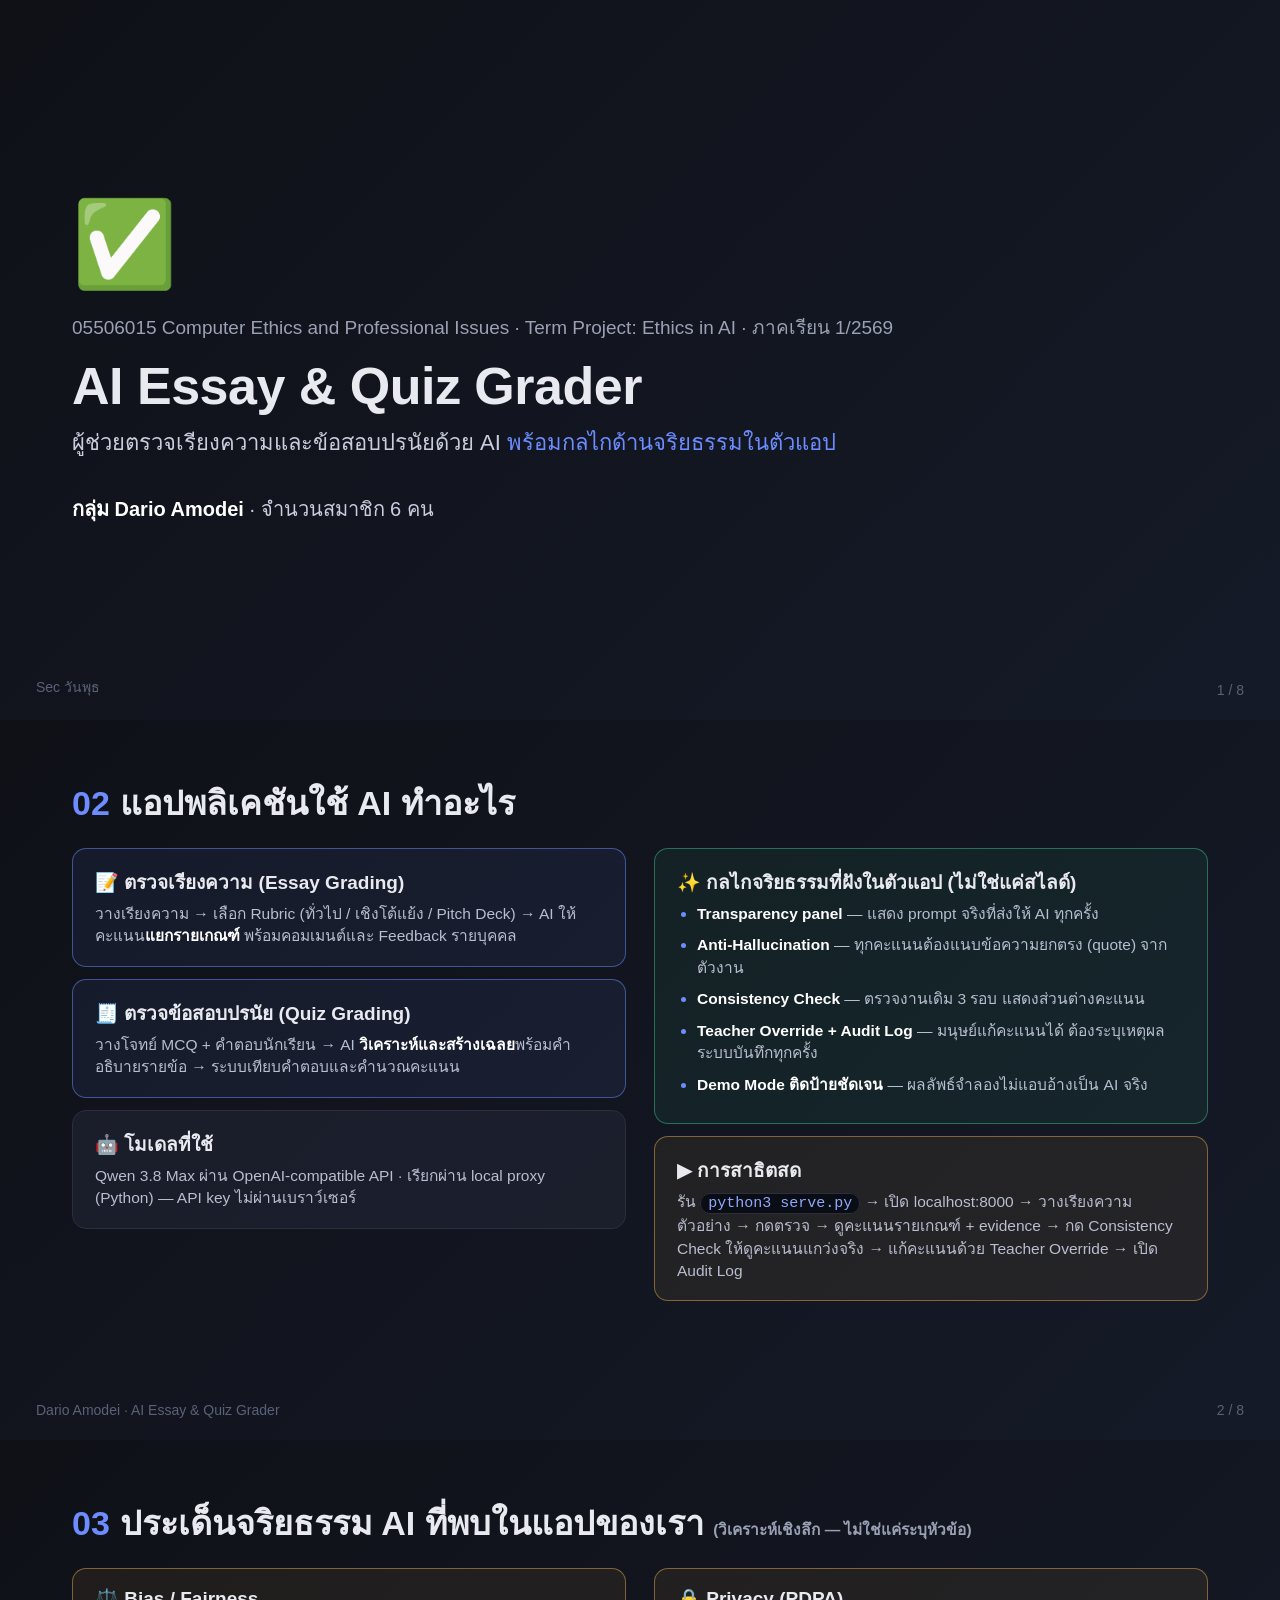
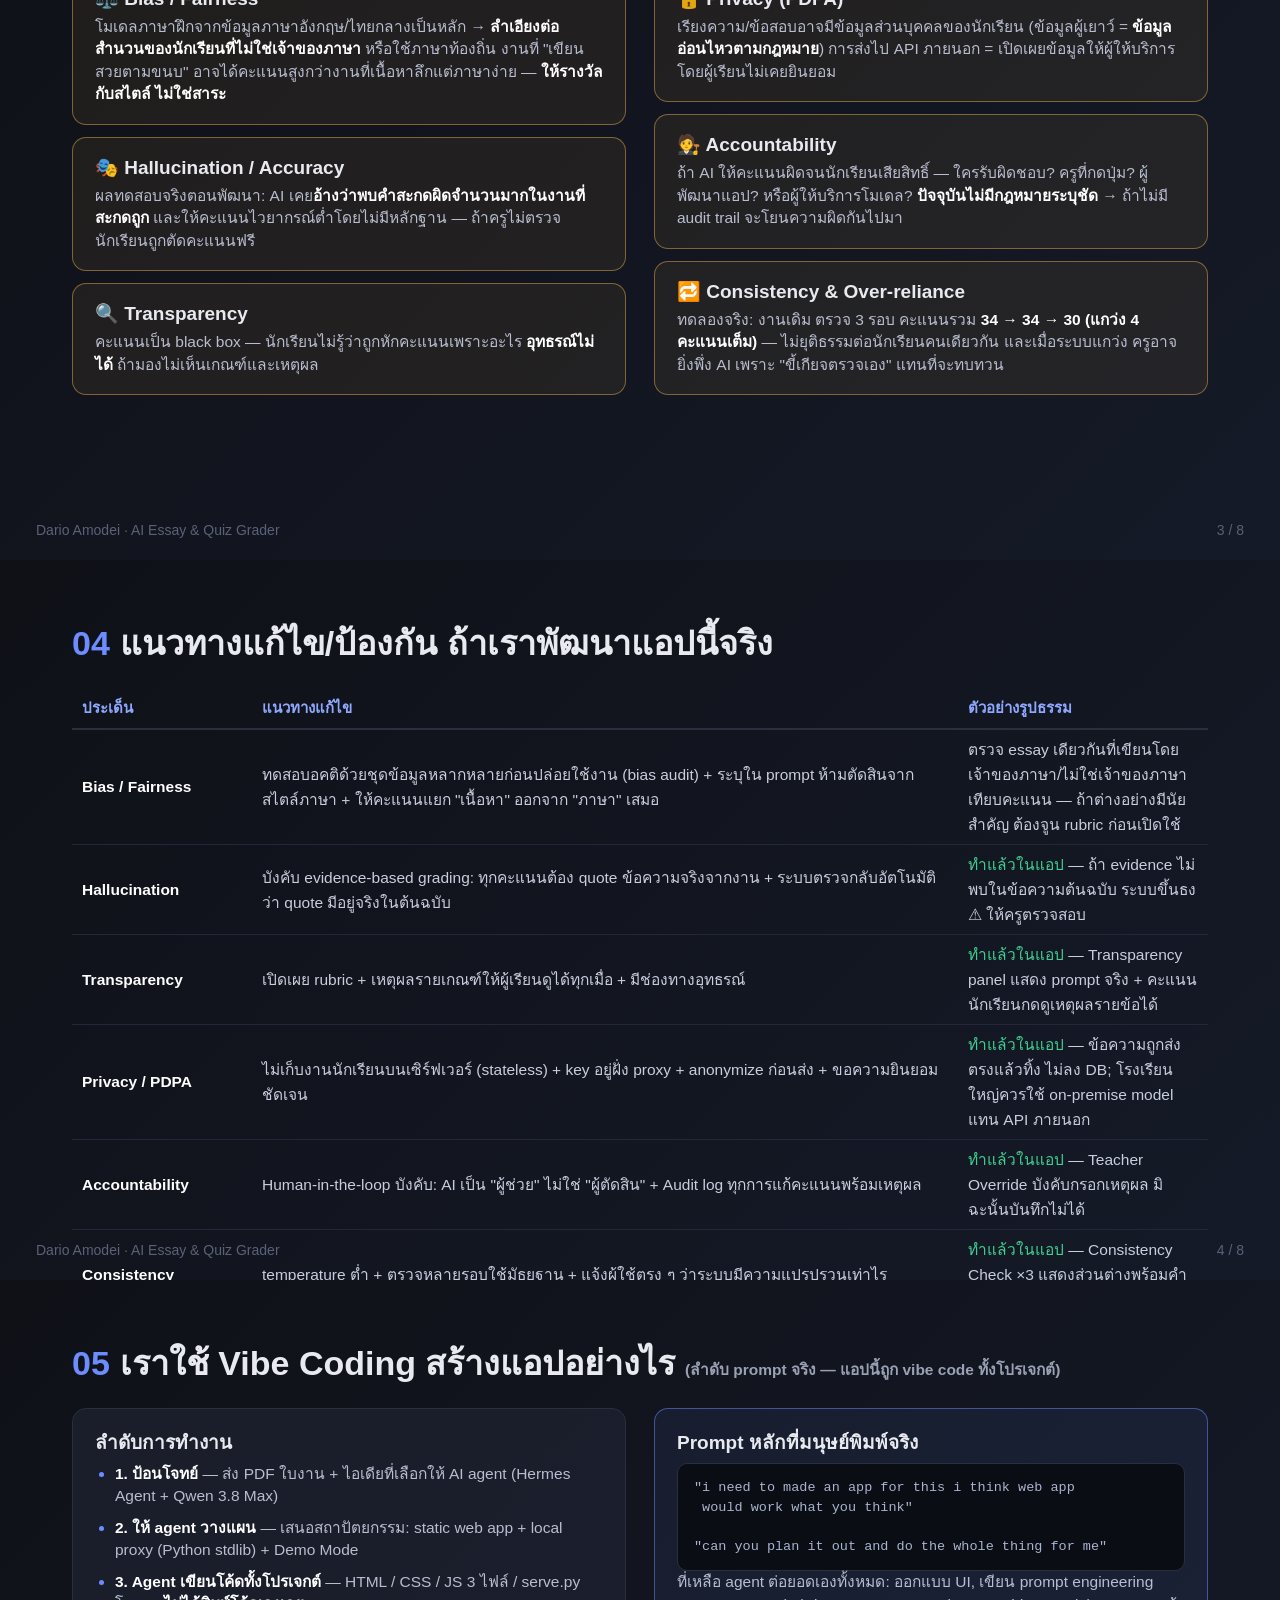
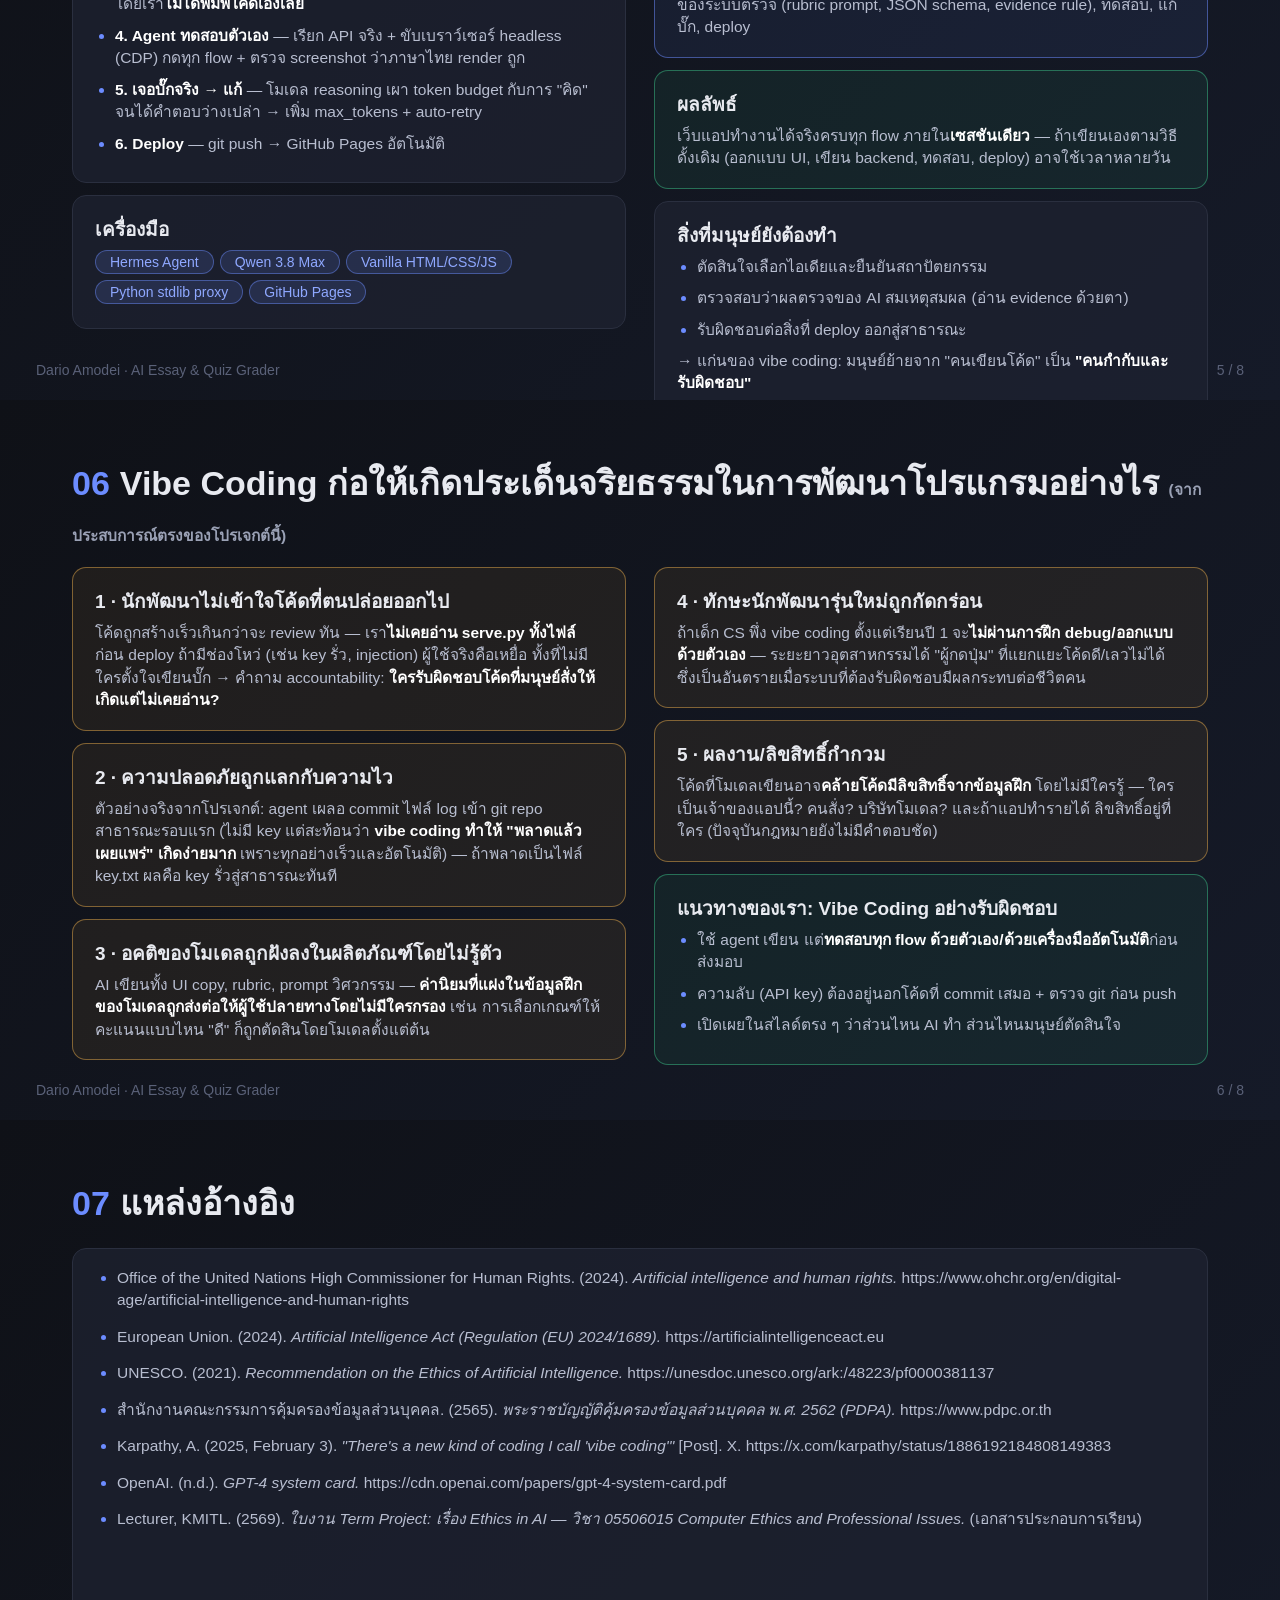
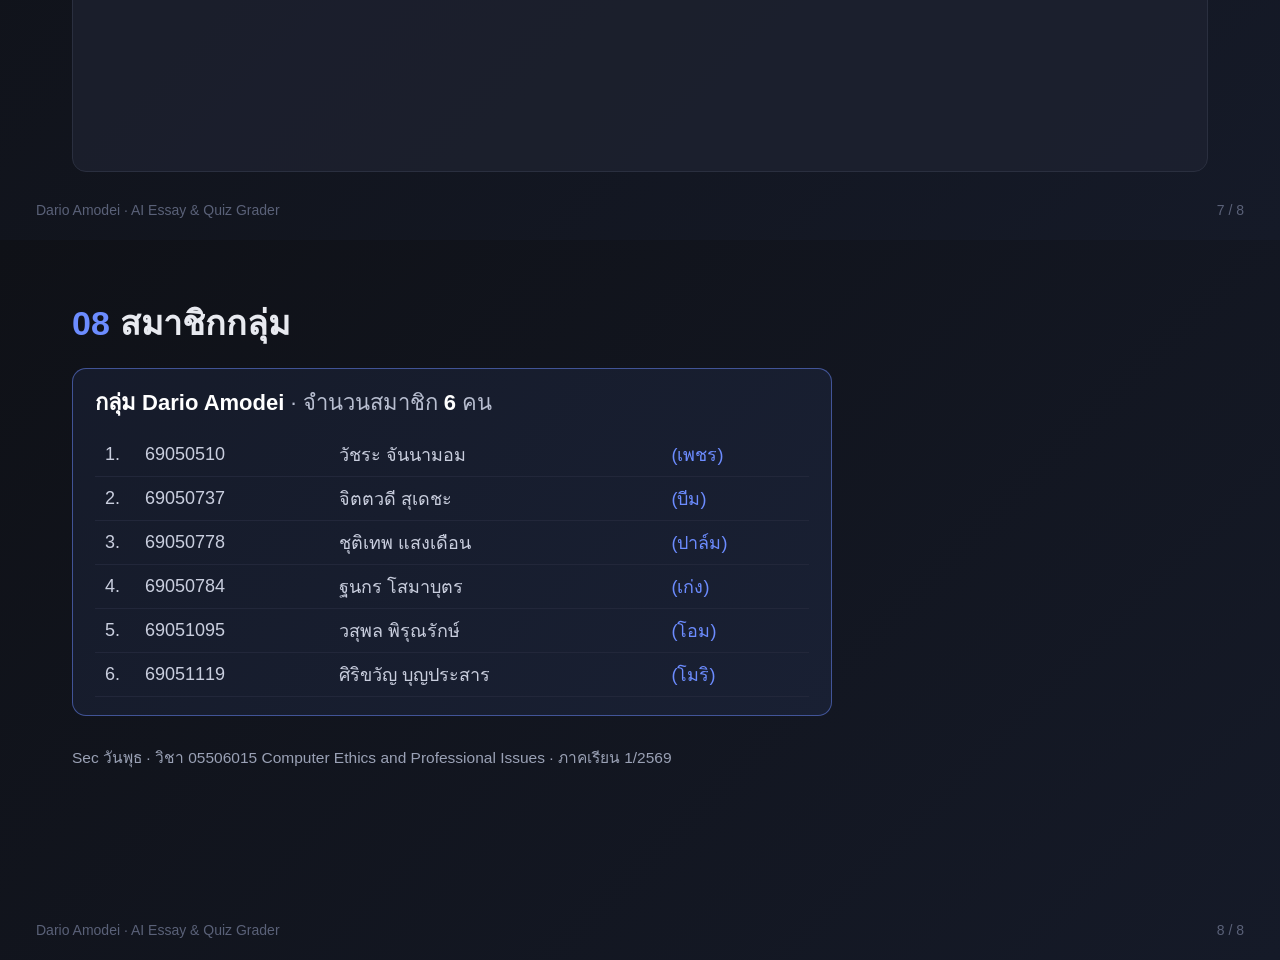
<file: slides/DarioAmodei-EthicsInAI-Wed.html>
<!DOCTYPE html>
<html lang="th">
<head>
<meta charset="UTF-8">
<title>DarioAmodei-EthicsInAI-Wed</title>
<style>
@font-face { font-family: 'Kanit'; src: url('file:///Users/tonplamm/Library/Fonts/Kanit-Regular.ttf'); font-weight: 400; }
@font-face { font-family: 'Kanit'; src: url('file:///Users/tonplamm/Library/Fonts/Kanit-Medium.ttf'); font-weight: 500; }
@font-face { font-family: 'Kanit'; src: url('file:///Users/tonplamm/Library/Fonts/Kanit-SemiBold.ttf'); font-weight: 600; }
@font-face { font-family: 'Kanit'; src: url('file:///Users/tonplamm/Library/Fonts/Kanit-Bold.ttf'); font-weight: 700; }

* { margin: 0; padding: 0; box-sizing: border-box; }
html, body { background: #0f1117; }
body { font-family: 'Kanit', 'Noto Sans Thai', sans-serif; color: #e8eaf0; }

@page { size: 1280px 720px; margin: 0; }
@media print {
  html, body { background: #0f1117; -webkit-print-color-adjust: exact; print-color-adjust: exact; }
  .slide { page-break-after: always; break-after: page; }
}

.slide {
  width: 1280px; height: 720px;
  page-break-after: always; position: relative; overflow: hidden;
  background: linear-gradient(135deg, #0f1117 0%, #151a28 100%);
  padding: 56px 72px; display: flex; flex-direction: column;
}
.slide:last-child { page-break-after: auto; }

.pagenum { position: absolute; bottom: 22px; right: 36px; color: #5a6178; font-size: 14px; }
.brandtag { position: absolute; bottom: 22px; left: 36px; color: #5a6178; font-size: 14px; }

.accent { color: #6c8cff; }
.green { color: #3ecf8e; }
.amber { color: #f5b74e; }

h1 { font-size: 52px; font-weight: 700; letter-spacing: -0.5px; }
h2 { font-size: 34px; font-weight: 600; margin-bottom: 18px; }
h2 .num { color: #6c8cff; font-weight: 700; margin-right: 10px; }
p, li { font-size: 19px; line-height: 1.55; color: #c9cede; }
.small { font-size: 15.5px; line-height: 1.5; color: #9aa1b5; }

ul { padding-left: 26px; }
li { margin-bottom: 9px; }
li::marker { color: #6c8cff; }
b, strong { color: #fff; font-weight: 600; }

.cols { display: flex; gap: 28px; flex: 1; min-height: 0; }
.col { flex: 1; min-width: 0; }

.card {
  background: rgba(30,34,48,.75); border: 1px solid #2a2f3f;
  border-radius: 14px; padding: 18px 22px; margin-bottom: 12px;
}
.card h3 { font-size: 19px; font-weight: 600; margin-bottom: 6px; }
.card p, .card li { font-size: 15.5px; line-height: 1.45; color: #b8bed0; }
.card.hl { border-color: rgba(108,140,255,.5); background: rgba(108,140,255,.08); }
.card.warn { border-color: rgba(245,183,78,.45); background: rgba(245,183,78,.07); }
.card.good { border-color: rgba(62,207,142,.45); background: rgba(62,207,142,.07); }

.pill { display: inline-block; background: rgba(108,140,255,.15); border: 1px solid rgba(108,140,255,.45); color: #8fa8ff; border-radius: 999px; padding: 3px 14px; font-size: 14px; font-weight: 500; margin: 0 6px 6px 0; }

code, pre {
  font-family: 'SF Mono', Menlo, monospace; font-size: 13.5px;
  background: #0b0d14; border: 1px solid #2a2f3f; border-radius: 10px;
}
pre { padding: 14px 16px; color: #a8b3cf; white-space: pre-wrap; line-height: 1.45; }
code { padding: 1px 7px; color: #8fa8ff; font-size: 15px; }

table { width: 100%; border-collapse: collapse; font-size: 15.5px; }
th { text-align: left; color: #8fa8ff; font-weight: 600; padding: 8px 10px; border-bottom: 2px solid #2a2f3f; font-size: 15px; }
td { padding: 7px 10px; border-bottom: 1px solid #22273a; color: #c9cede; }

/* cover */
.cover { justify-content: center; align-items: flex-start; }
.cover .course { font-size: 19px; color: #9aa1b5; margin-bottom: 14px; }
.cover .logo { font-size: 84px; margin-bottom: 18px; }
.cover .members { margin-top: 34px; }

.footer-note { position: absolute; bottom: 52px; left: 72px; right: 72px; }
</style>
</head>
<body>

<!-- ═════════ SLIDE 1 — COVER ═════════ -->
<div class="slide cover">
  <div class="logo">✅</div>
  <div class="course">05506015 Computer Ethics and Professional Issues · Term Project: Ethics in AI · ภาคเรียน 1/2569</div>
  <h1>AI Essay &amp; Quiz Grader</h1>
  <p style="font-size:22px;margin-top:10px">ผู้ช่วยตรวจเรียงความและข้อสอบปรนัยด้วย AI <span class="accent">พร้อมกลไกด้านจริยธรรมในตัวแอป</span></p>
  <div class="members">
    <p style="font-size:20px"><b>กลุ่ม Dario Amodei</b> · จำนวนสมาชิก 6 คน</p>
  </div>
  <div class="brandtag">Sec วันพุธ</div>
  <div class="pagenum">1 / 8</div>
</div>

<!-- ═════════ SLIDE 2 — WHAT THE AI DOES ═════════ -->
<div class="slide">
  <h2><span class="num">02</span>แอปพลิเคชันใช้ AI ทำอะไร</h2>
  <div class="cols">
    <div class="col">
      <div class="card hl">
        <h3>📝 ตรวจเรียงความ (Essay Grading)</h3>
        <p>วางเรียงความ → เลือก Rubric (ทั่วไป / เชิงโต้แย้ง / Pitch Deck) → AI ให้คะแนน<b>แยกรายเกณฑ์</b> พร้อมคอมเมนต์และ Feedback รายบุคคล</p>
      </div>
      <div class="card hl">
        <h3>🧾 ตรวจข้อสอบปรนัย (Quiz Grading)</h3>
        <p>วางโจทย์ MCQ + คำตอบนักเรียน → AI <b>วิเคราะห์และสร้างเฉลย</b>พร้อมคำอธิบายรายข้อ → ระบบเทียบคำตอบและคำนวณคะแนน</p>
      </div>
      <div class="card">
        <h3>🤖 โมเดลที่ใช้</h3>
        <p>Qwen 3.8 Max ผ่าน OpenAI-compatible API · เรียกผ่าน local proxy (Python) — API key ไม่ผ่านเบราว์เซอร์</p>
      </div>
    </div>
    <div class="col">
      <div class="card good">
        <h3>✨ กลไกจริยธรรมที่ฝังในตัวแอป (ไม่ใช่แค่สไลด์)</h3>
        <ul style="padding-left:20px">
          <li><b>Transparency panel</b> — แสดง prompt จริงที่ส่งให้ AI ทุกครั้ง</li>
          <li><b>Anti-Hallucination</b> — ทุกคะแนนต้องแนบข้อความยกตรง (quote) จากตัวงาน</li>
          <li><b>Consistency Check</b> — ตรวจงานเดิม 3 รอบ แสดงส่วนต่างคะแนน</li>
          <li><b>Teacher Override + Audit Log</b> — มนุษย์แก้คะแนนได้ ต้องระบุเหตุผล ระบบบันทึกทุกครั้ง</li>
          <li><b>Demo Mode ติดป้ายชัดเจน</b> — ผลลัพธ์จำลองไม่แอบอ้างเป็น AI จริง</li>
        </ul>
      </div>
      <div class="card warn">
        <h3>▶ การสาธิตสด</h3>
        <p>รัน <code>python3 serve.py</code> → เปิด localhost:8000 → วางเรียงความตัวอย่าง → กดตรวจ → ดูคะแนนรายเกณฑ์ + evidence → กด Consistency Check ให้ดูคะแนนแกว่งจริง → แก้คะแนนด้วย Teacher Override → เปิด Audit Log</p>
      </div>
    </div>
  </div>
  <div class="brandtag">Dario Amodei · AI Essay &amp; Quiz Grader</div>
  <div class="pagenum">2 / 8</div>
</div>

<!-- ═════════ SLIDE 3 — ETHICS ISSUES FOUND ═════════ -->
<div class="slide">
  <h2><span class="num">03</span>ประเด็นจริยธรรม AI ที่พบในแอปของเรา <span class="small">(วิเคราะห์เชิงลึก — ไม่ใช่แค่ระบุหัวข้อ)</span></h2>
  <div class="cols">
    <div class="col">
      <div class="card warn">
        <h3>⚖️ Bias / Fairness</h3>
        <p>โมเดลภาษาฝึกจากข้อมูลภาษาอังกฤษ/ไทยกลางเป็นหลัก → <b>ลำเอียงต่อสำนวนของนักเรียนที่ไม่ใช่เจ้าของภาษา</b> หรือใช้ภาษาท้องถิ่น งานที่ "เขียนสวยตามขนบ" อาจได้คะแนนสูงกว่างานที่เนื้อหาลึกแต่ภาษาง่าย — <b>ให้รางวัลกับสไตล์ ไม่ใช่สาระ</b></p>
      </div>
      <div class="card warn">
        <h3>🎭 Hallucination / Accuracy</h3>
        <p>ผลทดสอบจริงตอนพัฒนา: AI เคย<b>อ้างว่าพบคำสะกดผิดจำนวนมากในงานที่สะกดถูก</b> และให้คะแนนไวยากรณ์ต่ำโดยไม่มีหลักฐาน — ถ้าครูไม่ตรวจ นักเรียนถูกตัดคะแนนฟรี</p>
      </div>
      <div class="card warn">
        <h3>🔍 Transparency</h3>
        <p>คะแนนเป็น black box — นักเรียนไม่รู้ว่าถูกหักคะแนนเพราะอะไร <b>อุทธรณ์ไม่ได้</b> ถ้ามองไม่เห็นเกณฑ์และเหตุผล</p>
      </div>
    </div>
    <div class="col">
      <div class="card warn">
        <h3>🔒 Privacy (PDPA)</h3>
        <p>เรียงความ/ข้อสอบอาจมีข้อมูลส่วนบุคคลของนักเรียน (ข้อมูลผู้เยาว์ = <b>ข้อมูลอ่อนไหวตามกฎหมาย</b>) การส่งไป API ภายนอก = เปิดเผยข้อมูลให้ผู้ให้บริการโดยผู้เรียนไม่เคยยินยอม</p>
      </div>
      <div class="card warn">
        <h3>🧑‍⚖️ Accountability</h3>
        <p>ถ้า AI ให้คะแนนผิดจนนักเรียนเสียสิทธิ์ — ใครรับผิดชอบ? ครูที่กดปุ่ม? ผู้พัฒนาแอป? หรือผู้ให้บริการโมเดล? <b>ปัจจุบันไม่มีกฎหมายระบุชัด</b> → ถ้าไม่มี audit trail จะโยนความผิดกันไปมา</p>
      </div>
      <div class="card warn">
        <h3>🔁 Consistency &amp; Over-reliance</h3>
        <p>ทดลองจริง: งานเดิม ตรวจ 3 รอบ คะแนนรวม <b>34 → 34 → 30 (แกว่ง 4 คะแนนเต็ม)</b> — ไม่ยุติธรรมต่อนักเรียนคนเดียวกัน และเมื่อระบบแกว่ง ครูอาจยิ่งพึ่ง AI เพราะ "ขี้เกียจตรวจเอง" แทนที่จะทบทวน</p>
      </div>
    </div>
  </div>
  <div class="brandtag">Dario Amodei · AI Essay &amp; Quiz Grader</div>
  <div class="pagenum">3 / 8</div>
</div>

<!-- ═════════ SLIDE 4 — MITIGATIONS ═════════ -->
<div class="slide">
  <h2><span class="num">04</span>แนวทางแก้ไข/ป้องกัน ถ้าเราพัฒนาแอปนี้จริง</h2>
  <table>
    <tr><th style="width:180px">ประเด็น</th><th>แนวทางแก้ไข</th><th style="width:250px">ตัวอย่างรูปธรรม</th></tr>
    <tr><td><b>Bias / Fairness</b></td><td>ทดสอบอคติด้วยชุดข้อมูลหลากหลายก่อนปล่อยใช้งาน (bias audit) + ระบุใน prompt ห้ามตัดสินจากสไตล์ภาษา + ให้คะแนนแยก "เนื้อหา" ออกจาก "ภาษา" เสมอ</td><td>ตรวจ essay เดียวกันที่เขียนโดยเจ้าของภาษา/ไม่ใช่เจ้าของภาษา เทียบคะแนน — ถ้าต่างอย่างมีนัยสำคัญ ต้องจูน rubric ก่อนเปิดใช้</td></tr>
    <tr><td><b>Hallucination</b></td><td>บังคับ evidence-based grading: ทุกคะแนนต้อง quote ข้อความจริงจากงาน + ระบบตรวจกลับอัตโนมัติว่า quote มีอยู่จริงในต้นฉบับ</td><td><span class="green">ทำแล้วในแอป</span> — ถ้า evidence ไม่พบในข้อความต้นฉบับ ระบบขึ้นธง ⚠ ให้ครูตรวจสอบ</td></tr>
    <tr><td><b>Transparency</b></td><td>เปิดเผย rubric + เหตุผลรายเกณฑ์ให้ผู้เรียนดูได้ทุกเมื่อ + มีช่องทางอุทธรณ์</td><td><span class="green">ทำแล้วในแอป</span> — Transparency panel แสดง prompt จริง + คะแนนนักเรียนกดดูเหตุผลรายข้อได้</td></tr>
    <tr><td><b>Privacy / PDPA</b></td><td>ไม่เก็บงานนักเรียนบนเซิร์ฟเวอร์ (stateless) + key อยู่ฝั่ง proxy + anonymize ก่อนส่ง + ขอความยินยอมชัดเจน</td><td><span class="green">ทำแล้วในแอป</span> — ข้อความถูกส่งตรงแล้วทิ้ง ไม่ลง DB; โรงเรียนใหญ่ควรใช้ on-premise model แทน API ภายนอก</td></tr>
    <tr><td><b>Accountability</b></td><td>Human-in-the-loop บังคับ: AI เป็น "ผู้ช่วย" ไม่ใช่ "ผู้ตัดสิน" + Audit log ทุกการแก้คะแนนพร้อมเหตุผล</td><td><span class="green">ทำแล้วในแอป</span> — Teacher Override บังคับกรอกเหตุผล มิฉะนั้นบันทึกไม่ได้</td></tr>
    <tr><td><b>Consistency</b></td><td>temperature ต่ำ + ตรวจหลายรอบใช้มัธยฐาน + แจ้งผู้ใช้ตรง ๆ ว่าระบบมีความแปรปรวนเท่าไร</td><td><span class="green">ทำแล้วในแอป</span> — Consistency Check ×3 แสดงส่วนต่างพร้อมคำแนะนำ</td></tr>
  </table>
  <div class="brandtag">Dario Amodei · AI Essay &amp; Quiz Grader</div>
  <div class="pagenum">4 / 8</div>
</div>

<!-- ═════════ SLIDE 5 — HOW WE VIBE CODED ═════════ -->
<div class="slide">
  <h2><span class="num">05</span>เราใช้ Vibe Coding สร้างแอปอย่างไร <span class="small">(ลำดับ prompt จริง — แอปนี้ถูก vibe code ทั้งโปรเจกต์)</span></h2>
  <div class="cols">
    <div class="col">
      <div class="card">
        <h3>ลำดับการทำงาน</h3>
        <ul style="padding-left:20px">
          <li><b>1. ป้อนโจทย์</b> — ส่ง PDF ใบงาน + ไอเดียที่เลือกให้ AI agent (Hermes Agent + Qwen 3.8 Max)</li>
          <li><b>2. ให้ agent วางแผน</b> — เสนอสถาปัตยกรรม: static web app + local proxy (Python stdlib) + Demo Mode</li>
          <li><b>3. Agent เขียนโค้ดทั้งโปรเจกต์</b> — HTML / CSS / JS 3 ไฟล์ / serve.py โดยเรา<b>ไม่ได้พิมพ์โค้ดเองเลย</b></li>
          <li><b>4. Agent ทดสอบตัวเอง</b> — เรียก API จริง + ขับเบราว์เซอร์ headless (CDP) กดทุก flow + ตรวจ screenshot ว่าภาษาไทย render ถูก</li>
          <li><b>5. เจอบั๊กจริง → แก้</b> — โมเดล reasoning เผา token budget กับการ "คิด" จนได้คำตอบว่างเปล่า → เพิ่ม max_tokens + auto-retry</li>
          <li><b>6. Deploy</b> — git push → GitHub Pages อัตโนมัติ</li>
        </ul>
      </div>
      <div class="card">
        <h3>เครื่องมือ</h3>
        <span class="pill">Hermes Agent</span><span class="pill">Qwen 3.8 Max</span><span class="pill">Vanilla HTML/CSS/JS</span><span class="pill">Python stdlib proxy</span><span class="pill">GitHub Pages</span>
      </div>
    </div>
    <div class="col">
      <div class="card hl">
        <h3>Prompt หลักที่มนุษย์พิมพ์จริง</h3>
        <pre>"i need to made an app for this i think web app
 would work what you think"

"can you plan it out and do the whole thing for me"</pre>
        <p class="small">ที่เหลือ agent ต่อยอดเองทั้งหมด: ออกแบบ UI, เขียน prompt engineering ของระบบตรวจ (rubric prompt, JSON schema, evidence rule), ทดสอบ, แก้บั๊ก, deploy</p>
      </div>
      <div class="card good">
        <h3>ผลลัพธ์</h3>
        <p>เว็บแอปทำงานได้จริงครบทุก flow ภายใน<b>เซสชันเดียว</b> — ถ้าเขียนเองตามวิธีดั้งเดิม (ออกแบบ UI, เขียน backend, ทดสอบ, deploy) อาจใช้เวลาหลายวัน</p>
      </div>
      <div class="card">
        <h3>สิ่งที่มนุษย์ยังต้องทำ</h3>
        <ul style="padding-left:20px">
          <li>ตัดสินใจเลือกไอเดียและยืนยันสถาปัตยกรรม</li>
          <li>ตรวจสอบว่าผลตรวจของ AI สมเหตุสมผล (อ่าน evidence ด้วยตา)</li>
          <li>รับผิดชอบต่อสิ่งที่ deploy ออกสู่สาธารณะ</li>
        </ul>
        <p class="small" style="margin-top:6px">→ แก่นของ vibe coding: มนุษย์ย้ายจาก "คนเขียนโค้ด" เป็น <b>"คนกำกับและรับผิดชอบ"</b></p>
      </div>
    </div>
  </div>
  <div class="brandtag">Dario Amodei · AI Essay &amp; Quiz Grader</div>
  <div class="pagenum">5 / 8</div>
</div>

<!-- ═════════ SLIDE 6 — ETHICS OF VIBE CODING ═════════ -->
<div class="slide">
  <h2><span class="num">06</span>Vibe Coding ก่อให้เกิดประเด็นจริยธรรมในการพัฒนาโปรแกรมอย่างไร <span class="small">(จากประสบการณ์ตรงของโปรเจกต์นี้)</span></h2>
  <div class="cols">
    <div class="col">
      <div class="card warn">
        <h3>1 · นักพัฒนาไม่เข้าใจโค้ดที่ตนปล่อยออกไป</h3>
        <p>โค้ดถูกสร้างเร็วเกินกว่าจะ review ทัน — เรา<b>ไม่เคยอ่าน serve.py ทั้งไฟล์</b>ก่อน deploy ถ้ามีช่องโหว่ (เช่น key รั่ว, injection) ผู้ใช้จริงคือเหยื่อ ทั้งที่ไม่มีใครตั้งใจเขียนบั๊ก → คำถาม accountability: <b>ใครรับผิดชอบโค้ดที่มนุษย์สั่งให้เกิดแต่ไม่เคยอ่าน?</b></p>
      </div>
      <div class="card warn">
        <h3>2 · ความปลอดภัยถูกแลกกับความไว</h3>
        <p>ตัวอย่างจริงจากโปรเจกต์: agent เผลอ commit ไฟล์ log เข้า git repo สาธารณะรอบแรก (ไม่มี key แต่สะท้อนว่า <b>vibe coding ทำให้ "พลาดแล้วเผยแพร่" เกิดง่ายมาก</b> เพราะทุกอย่างเร็วและอัตโนมัติ) — ถ้าพลาดเป็นไฟล์ key.txt ผลคือ key รั่วสู่สาธารณะทันที</p>
      </div>
      <div class="card warn">
        <h3>3 · อคติของโมเดลถูกฝังลงในผลิตภัณฑ์โดยไม่รู้ตัว</h3>
        <p>AI เขียนทั้ง UI copy, rubric, prompt วิศวกรรม — <b>ค่านิยมที่แฝงในข้อมูลฝึกของโมเดลถูกส่งต่อให้ผู้ใช้ปลายทางโดยไม่มีใครกรอง</b> เช่น การเลือกเกณฑ์ให้คะแนนแบบไหน "ดี" ก็ถูกตัดสินโดยโมเดลตั้งแต่ต้น</p>
      </div>
    </div>
    <div class="col">
      <div class="card warn">
        <h3>4 · ทักษะนักพัฒนารุ่นใหม่ถูกกัดกร่อน</h3>
        <p>ถ้าเด็ก CS พึ่ง vibe coding ตั้งแต่เรียนปี 1 จะ<b>ไม่ผ่านการฝึก debug/ออกแบบด้วยตัวเอง</b> — ระยะยาวอุตสาหกรรมได้ "ผู้กดปุ่ม" ที่แยกแยะโค้ดดี/เลวไม่ได้ ซึ่งเป็นอันตรายเมื่อระบบที่ต้องรับผิดชอบมีผลกระทบต่อชีวิตคน</p>
      </div>
      <div class="card warn">
        <h3>5 · ผลงาน/ลิขสิทธิ์กำกวม</h3>
        <p>โค้ดที่โมเดลเขียนอาจ<b>คล้ายโค้ดมีลิขสิทธิ์จากข้อมูลฝึก</b> โดยไม่มีใครรู้ — ใครเป็นเจ้าของแอปนี้? คนสั่ง? บริษัทโมเดล? และถ้าแอปทำรายได้ ลิขสิทธิ์อยู่ที่ใคร (ปัจจุบันกฎหมายยังไม่มีคำตอบชัด)</p>
      </div>
      <div class="card good">
        <h3>แนวทางของเรา: Vibe Coding อย่างรับผิดชอบ</h3>
        <ul style="padding-left:20px">
          <li>ใช้ agent เขียน แต่<b>ทดสอบทุก flow ด้วยตัวเอง/ด้วยเครื่องมืออัตโนมัติ</b>ก่อนส่งมอบ</li>
          <li>ความลับ (API key) ต้องอยู่นอกโค้ดที่ commit เสมอ + ตรวจ git ก่อน push</li>
          <li>เปิดเผยในสไลด์ตรง ๆ ว่าส่วนไหน AI ทำ ส่วนไหนมนุษย์ตัดสินใจ</li>
        </ul>
      </div>
    </div>
  </div>
  <div class="brandtag">Dario Amodei · AI Essay &amp; Quiz Grader</div>
  <div class="pagenum">6 / 8</div>
</div>

<!-- ═════════ SLIDE 7 — REFERENCES ═════════ -->
<div class="slide">
  <h2><span class="num">07</span>แหล่งอ้างอิง</h2>
  <div class="card" style="flex:1">
    <ul style="padding-left:22px">
      <li style="margin-bottom:14px">Office of the United Nations High Commissioner for Human Rights. (2024). <i>Artificial intelligence and human rights.</i> https://www.ohchr.org/en/digital-age/artificial-intelligence-and-human-rights</li>
      <li style="margin-bottom:14px">European Union. (2024). <i>Artificial Intelligence Act (Regulation (EU) 2024/1689).</i> https://artificialintelligenceact.eu</li>
      <li style="margin-bottom:14px">UNESCO. (2021). <i>Recommendation on the Ethics of Artificial Intelligence.</i> https://unesdoc.unesco.org/ark:/48223/pf0000381137</li>
      <li style="margin-bottom:14px">สำนักงานคณะกรรมการคุ้มครองข้อมูลส่วนบุคคล. (2565). <i>พระราชบัญญัติคุ้มครองข้อมูลส่วนบุคคล พ.ศ. 2562 (PDPA).</i> https://www.pdpc.or.th</li>
      <li style="margin-bottom:14px">Karpathy, A. (2025, February 3). <i>"There's a new kind of coding I call 'vibe coding'"</i> [Post]. X. https://x.com/karpathy/status/1886192184808149383</li>
      <li style="margin-bottom:14px">OpenAI. (n.d.). <i>GPT-4 system card.</i> https://cdn.openai.com/papers/gpt-4-system-card.pdf</li>
      <li style="margin-bottom:14px">Lecturer, KMITL. (2569). <i>ใบงาน Term Project: เรื่อง Ethics in AI — วิชา 05506015 Computer Ethics and Professional Issues.</i> (เอกสารประกอบการเรียน)</li>
    </ul>
  </div>
  <div class="brandtag">Dario Amodei · AI Essay &amp; Quiz Grader</div>
  <div class="pagenum">7 / 8</div>
</div>

<!-- ═════════ SLIDE 8 — MEMBERS ═════════ -->
<div class="slide">
  <h2><span class="num">08</span>สมาชิกกลุ่ม</h2>
  <div class="card hl" style="max-width:760px">
    <p style="font-size:22px;margin-bottom:14px"><b>กลุ่ม Dario Amodei</b> · จำนวนสมาชิก <b>6</b> คน</p>
    <table style="font-size:18px">
      <tr><td style="width:40px">1.</td><td>69050510</td><td>วัชระ จันนามอม</td><td class="accent">(เพชร)</td></tr>
      <tr><td>2.</td><td>69050737</td><td>จิตตวดี สุเดชะ</td><td class="accent">(บีม)</td></tr>
      <tr><td>3.</td><td>69050778</td><td>ชุติเทพ แสงเดือน</td><td class="accent">(ปาล์ม)</td></tr>
      <tr><td>4.</td><td>69050784</td><td>ฐนกร โสมาบุตร</td><td class="accent">(เก่ง)</td></tr>
      <tr><td>5.</td><td>69051095</td><td>วสุพล พิรุณรักษ์</td><td class="accent">(โอม)</td></tr>
      <tr><td>6.</td><td>69051119</td><td>ศิริขวัญ บุญประสาร</td><td class="accent">(โมริ)</td></tr>
    </table>
  </div>
  <p class="small" style="margin-top:18px">Sec วันพุธ · วิชา 05506015 Computer Ethics and Professional Issues · ภาคเรียน 1/2569</p>
  <div class="brandtag">Dario Amodei · AI Essay &amp; Quiz Grader</div>
  <div class="pagenum">8 / 8</div>
</div>

</body>
</html>
</file>
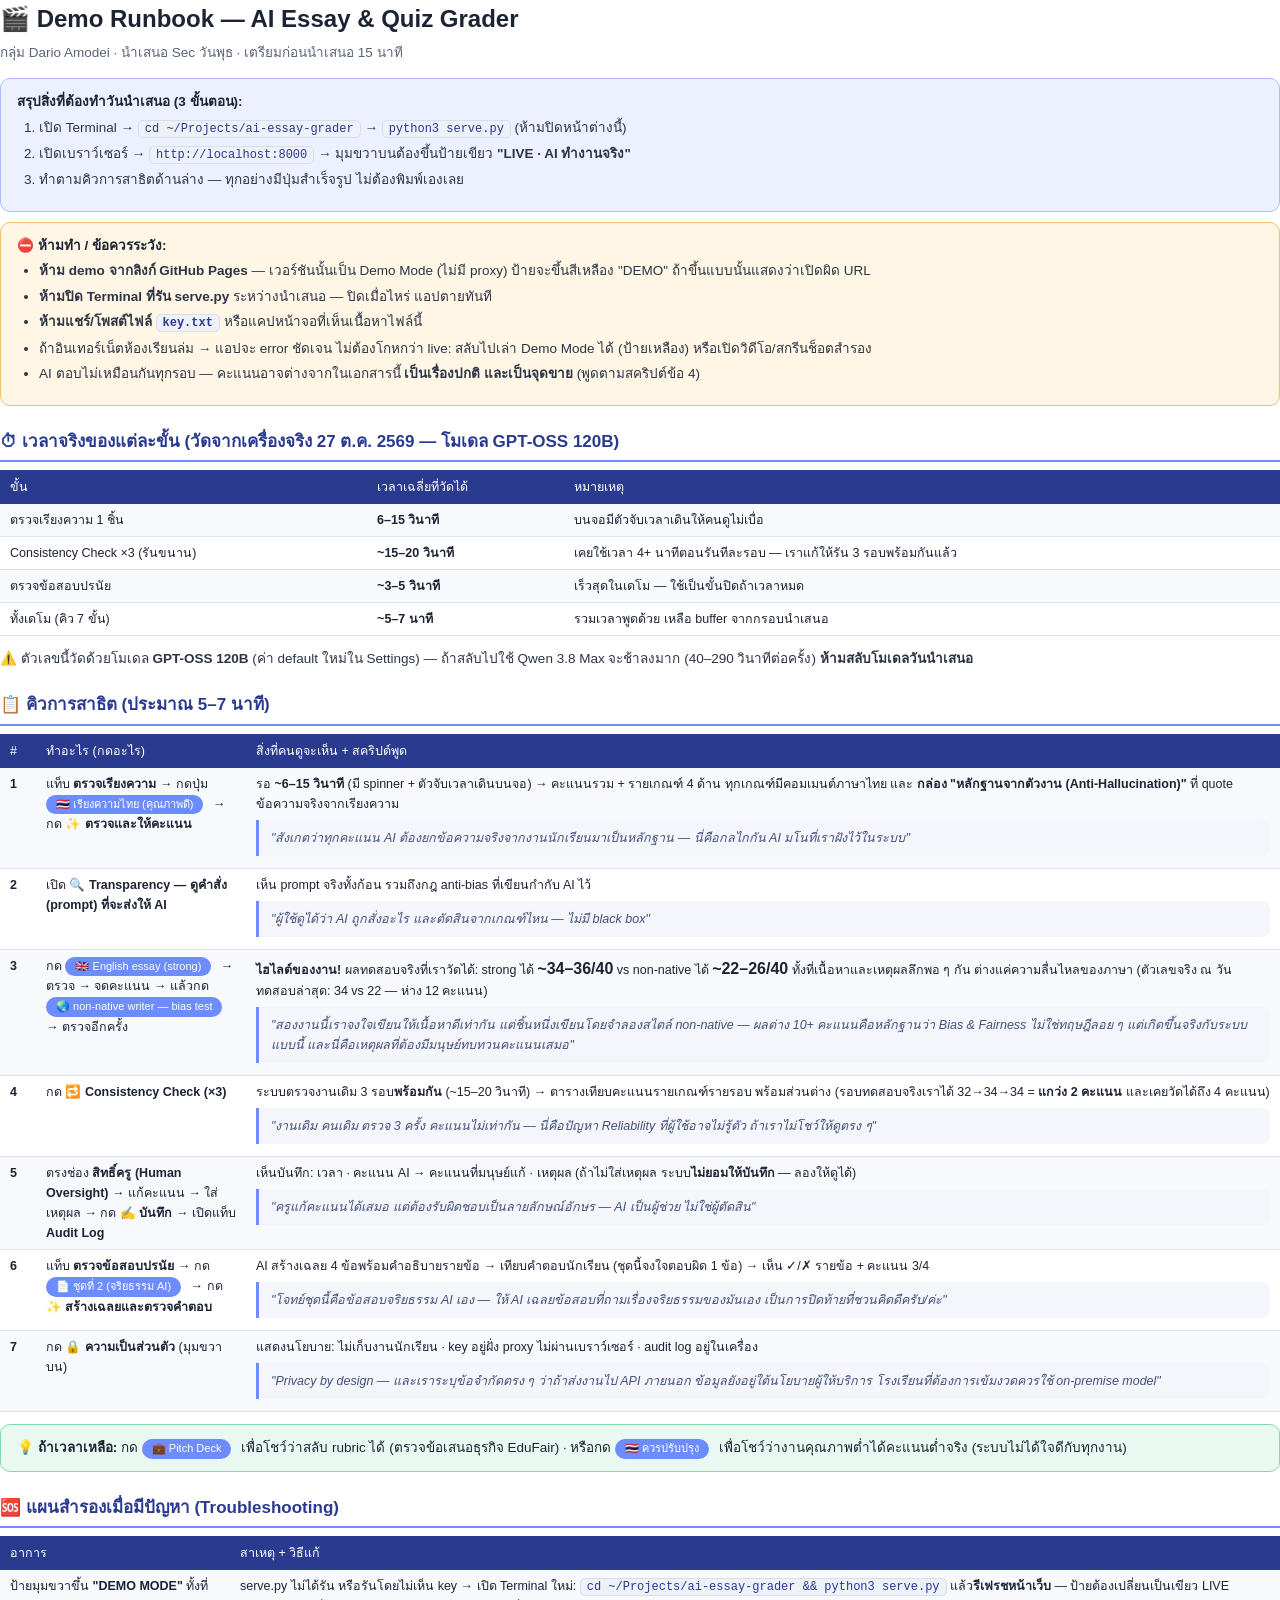
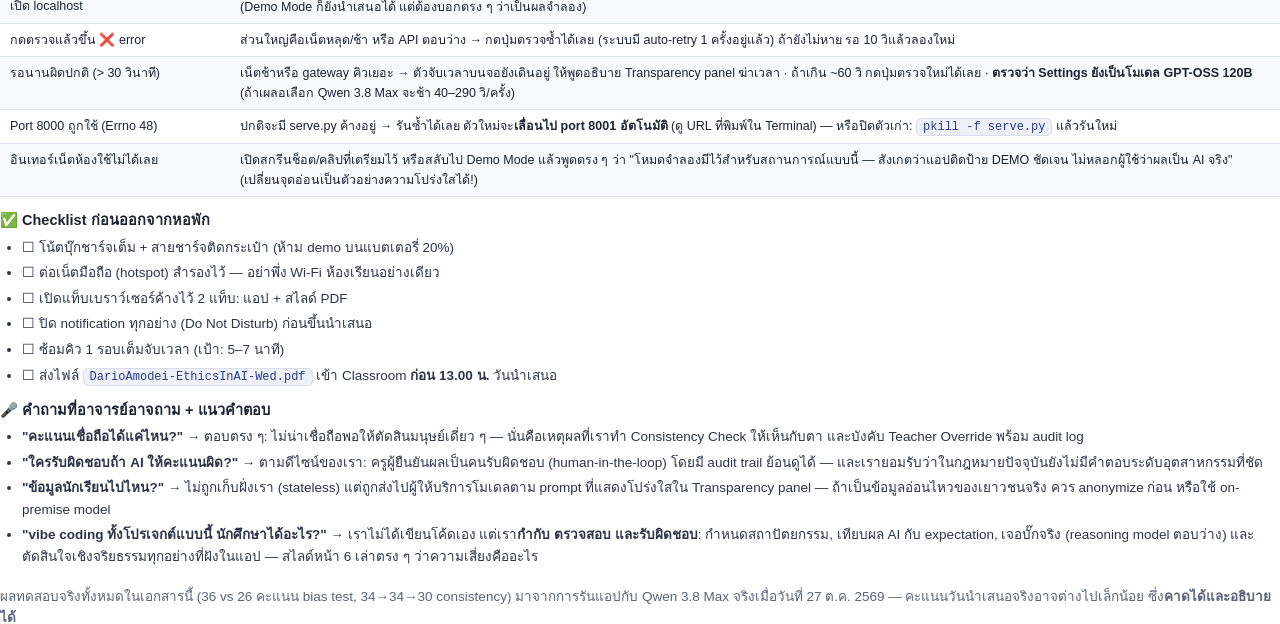
<file: slides/DemoRunbook.html>
<!DOCTYPE html>
<html lang="th">
<head>
<meta charset="UTF-8">
<title>Demo Runbook — AI Essay &amp; Quiz Grader</title>
<style>
@font-face { font-family: 'Kanit'; src: url('file:///Users/tonplamm/Library/Fonts/Kanit-Regular.ttf'); font-weight: 400; }
@font-face { font-family: 'Kanit'; src: url('file:///Users/tonplamm/Library/Fonts/Kanit-Medium.ttf'); font-weight: 500; }
@font-face { font-family: 'Kanit'; src: url('file:///Users/tonplamm/Library/Fonts/Kanit-SemiBold.ttf'); font-weight: 600; }
@font-face { font-family: 'Kanit'; src: url('file:///Users/tonplamm/Library/Fonts/Kanit-Bold.ttf'); font-weight: 700; }
@page { size: A4; margin: 18mm 16mm; }
* { margin: 0; padding: 0; box-sizing: border-box; }
body { font-family: 'Kanit', 'Noto Sans Thai', sans-serif; color: #1c2333; font-size: 13.5px; line-height: 1.6; }
h1 { font-size: 24px; margin-bottom: 4px; }
h2 { font-size: 17px; margin: 22px 0 8px; padding-bottom: 5px; border-bottom: 2px solid #6c8cff; color: #2a3a8f; page-break-after: avoid; }
h3 { font-size: 14.5px; margin: 12px 0 4px; }
.sub { color: #5a6478; margin-bottom: 14px; }
p, li { color: #2c3446; }
ul, ol { padding-left: 22px; margin: 4px 0 8px; }
li { margin-bottom: 4px; }
code { font-family: 'SF Mono', Menlo, monospace; background: #eef1f8; border: 1px solid #d8deec; border-radius: 5px; padding: 1px 6px; font-size: 12px; color: #2a3a8f; }
pre { font-family: 'SF Mono', Menlo, monospace; background: #10141f; color: #a8c7fa; border-radius: 8px; padding: 10px 14px; font-size: 12px; margin: 6px 0 10px; overflow-x: auto; }
.box { border-radius: 10px; padding: 12px 16px; margin: 10px 0; page-break-inside: avoid; }
.warn { background: #fff6e5; border: 1px solid #f0c36d; }
.good { background: #e9f9f1; border: 1px solid #7fd8ae; }
.info { background: #edf1ff; border: 1px solid #a9bcff; }
table { width: 100%; border-collapse: collapse; margin: 8px 0 12px; font-size: 12.5px; }
th { background: #2a3a8f; color: #fff; text-align: left; padding: 7px 10px; font-weight: 500; }
td { padding: 6px 10px; border-bottom: 1px solid #dde3f0; vertical-align: top; }
tr:nth-child(even) td { background: #f7f9fd; }
.tag { display: inline-block; background: #6c8cff; color: #fff; border-radius: 999px; padding: 1px 10px; font-size: 11px; font-weight: 500; margin-right: 6px; }
.say { font-style: italic; color: #44507a; background: #f4f6fc; border-left: 3px solid #6c8cff; padding: 8px 12px; border-radius: 0 8px 8px 0; margin: 6px 0; }
.big { font-size: 16px; font-weight: 700; }
.pagebreak { page-break-before: always; }
</style>
</head>
<body>

<h1>🎬 Demo Runbook — AI Essay &amp; Quiz Grader</h1>
<p class="sub">กลุ่ม Dario Amodei · นำเสนอ Sec วันพุธ · เตรียมก่อนนำเสนอ 15 นาที</p>

<div class="box info">
<b>สรุปสิ่งที่ต้องทำวันนำเสนอ (3 ขั้นตอน):</b>
<ol>
<li>เปิด Terminal → <code>cd ~/Projects/ai-essay-grader</code> → <code>python3 serve.py</code> (ห้ามปิดหน้าต่างนี้)</li>
<li>เปิดเบราว์เซอร์ → <code>http://localhost:8000</code> → มุมขวาบนต้องขึ้นป้ายเขียว <b>"LIVE · AI ทำงานจริง"</b></li>
<li>ทำตามคิวการสาธิตด้านล่าง — ทุกอย่างมีปุ่มสำเร็จรูป ไม่ต้องพิมพ์เองเลย</li>
</ol>
</div>

<div class="box warn">
<b>⛔ ห้ามทำ / ข้อควรระวัง:</b>
<ul>
<li><b>ห้าม demo จากลิงก์ GitHub Pages</b> — เวอร์ชันนั้นเป็น Demo Mode (ไม่มี proxy) ป้ายจะขึ้นสีเหลือง "DEMO" ถ้าขึ้นแบบนั้นแสดงว่าเปิดผิด URL</li>
<li><b>ห้ามปิด Terminal ที่รัน serve.py</b> ระหว่างนำเสนอ — ปิดเมื่อไหร่ แอปตายทันที</li>
<li><b>ห้ามแชร์/โพสต์ไฟล์ <code>key.txt</code></b> หรือแคปหน้าจอที่เห็นเนื้อหาไฟล์นี้</li>
<li>ถ้าอินเทอร์เน็ตห้องเรียนล่ม → แอปจะ error ชัดเจน ไม่ต้องโกหกว่า live: สลับไปเล่า Demo Mode ได้ (ป้ายเหลือง) หรือเปิดวิดีโอ/สกรีนช็อตสำรอง</li>
<li>AI ตอบไม่เหมือนกันทุกรอบ — คะแนนอาจต่างจากในเอกสารนี้ <b>เป็นเรื่องปกติ และเป็นจุดขาย</b> (พูดตามสคริปต์ข้อ 4)</li>
</ul>
</div>

<h2>⏱ เวลาจริงของแต่ละขั้น (วัดจากเครื่องจริง 27 ต.ค. 2569 — โมเดล GPT-OSS 120B)</h2>
<table>
<tr><th>ขั้น</th><th>เวลาเฉลี่ยที่วัดได้</th><th>หมายเหตุ</th></tr>
<tr><td>ตรวจเรียงความ 1 ชิ้น</td><td><b>6–15 วินาที</b></td><td>บนจอมีตัวจับเวลาเดินให้คนดูไม่เบื่อ</td></tr>
<tr><td>Consistency Check ×3 (รันขนาน)</td><td><b>~15–20 วินาที</b></td><td>เคยใช้เวลา 4+ นาทีตอนรันทีละรอบ — เราแก้ให้รัน 3 รอบพร้อมกันแล้ว</td></tr>
<tr><td>ตรวจข้อสอบปรนัย</td><td><b>~3–5 วินาที</b></td><td>เร็วสุดในเดโม — ใช้เป็นขั้นปิดถ้าเวลาหมด</td></tr>
<tr><td>ทั้งเดโม (คิว 7 ขั้น)</td><td><b>~5–7 นาที</b></td><td>รวมเวลาพูดด้วย เหลือ buffer จากกรอบนำเสนอ</td></tr>
</table>
<p class="small">⚠️ ตัวเลขนี้วัดด้วยโมเดล <b>GPT-OSS 120B</b> (ค่า default ใหม่ใน Settings) — ถ้าสลับไปใช้ Qwen 3.8 Max จะช้าลงมาก (40–290 วินาทีต่อครั้ง) <b>ห้ามสลับโมเดลวันนำเสนอ</b></p>

<h2>📋 คิวการสาธิต (ประมาณ 5–7 นาที)</h2>

<table>
<tr><th style="width:36px">#</th><th style="width:210px">ทำอะไร (กดอะไร)</th><th>สิ่งที่คนดูจะเห็น + สคริปต์พูด</th></tr>

<tr><td><b>1</b></td>
<td>แท็บ <b>ตรวจเรียงความ</b> → กดปุ่ม <span class="tag">🇹🇭 เรียงความไทย (คุณภาพดี)</span> → กด <b>✨ ตรวจและให้คะแนน</b></td>
<td>รอ <b>~6–15 วินาที</b> (มี spinner + ตัวจับเวลาเดินบนจอ) → คะแนนรวม + รายเกณฑ์ 4 ด้าน ทุกเกณฑ์มีคอมเมนต์ภาษาไทย และ <b>กล่อง "หลักฐานจากตัวงาน (Anti-Hallucination)"</b> ที่ quote ข้อความจริงจากเรียงความ<br>
<div class="say">"สังเกตว่าทุกคะแนน AI ต้องยกข้อความจริงจากงานนักเรียนมาเป็นหลักฐาน — นี่คือกลไกกัน AI มโนที่เราฝังไว้ในระบบ"</div></td></tr>

<tr><td><b>2</b></td>
<td>เปิด <b>🔍 Transparency — ดูคำสั่ง (prompt) ที่จะส่งให้ AI</b></td>
<td>เห็น prompt จริงทั้งก้อน รวมถึงกฎ anti-bias ที่เขียนกำกับ AI ไว้<br>
<div class="say">"ผู้ใช้ดูได้ว่า AI ถูกสั่งอะไร และตัดสินจากเกณฑ์ไหน — ไม่มี black box"</div></td></tr>

<tr><td><b>3</b></td>
<td>กด <span class="tag">🇬🇧 English essay (strong)</span> → ตรวจ → จดคะแนน → แล้วกด <span class="tag">🌏 non-native writer — bias test</span> → ตรวจอีกครั้ง</td>
<td><b>ไฮไลต์ของงาน!</b> ผลทดสอบจริงที่เราวัดได้: strong ได้ <b class="big">~34–36/40</b> vs non-native ได้ <b class="big">~22–26/40</b> ทั้งที่เนื้อหาและเหตุผลลึกพอ ๆ กัน ต่างแค่ความลื่นไหลของภาษา (ตัวเลขจริง ณ วันทดสอบล่าสุด: 34 vs 22 — ห่าง 12 คะแนน)<br>
<div class="say">"สองงานนี้เราจงใจเขียนให้เนื้อหาดีเท่ากัน แต่ชิ้นหนึ่งเขียนโดยจำลองสไตล์ non-native — ผลต่าง 10+ คะแนนคือหลักฐานว่า Bias &amp; Fairness ไม่ใช่ทฤษฎีลอย ๆ แต่เกิดขึ้นจริงกับระบบแบบนี้ และนี่คือเหตุผลที่ต้องมีมนุษย์ทบทวนคะแนนเสมอ"</div></td></tr>

<tr><td><b>4</b></td>
<td>กด <b>🔁 Consistency Check (×3)</b></td>
<td>ระบบตรวจงานเดิม 3 รอบ<b>พร้อมกัน</b> (~15–20 วินาที) → ตารางเทียบคะแนนรายเกณฑ์รายรอบ พร้อมส่วนต่าง (รอบทดสอบจริงเราได้ 32→34→34 = <b>แกว่ง 2 คะแนน</b> และเคยวัดได้ถึง 4 คะแนน)<br>
<div class="say">"งานเดิม คนเดิม ตรวจ 3 ครั้ง คะแนนไม่เท่ากัน — นี่คือปัญหา Reliability ที่ผู้ใช้อาจไม่รู้ตัว ถ้าเราไม่โชว์ให้ดูตรง ๆ"</div></td></tr>

<tr><td><b>5</b></td>
<td>ตรงช่อง <b>สิทธิ์ครู (Human Oversight)</b> → แก้คะแนน → ใส่เหตุผล → กด <b>✍️ บันทึก</b> → เปิดแท็บ <b>Audit Log</b></td>
<td>เห็นบันทึก: เวลา · คะแนน AI → คะแนนที่มนุษย์แก้ · เหตุผล (ถ้าไม่ใส่เหตุผล ระบบ<b>ไม่ยอมให้บันทึก</b> — ลองให้ดูได้)<br>
<div class="say">"ครูแก้คะแนนได้เสมอ แต่ต้องรับผิดชอบเป็นลายลักษณ์อักษร — AI เป็นผู้ช่วย ไม่ใช่ผู้ตัดสิน"</div></td></tr>

<tr><td><b>6</b></td>
<td>แท็บ <b>ตรวจข้อสอบปรนัย</b> → กด <span class="tag">📄 ชุดที่ 2 (จริยธรรม AI)</span> → กด <b>✨ สร้างเฉลยและตรวจคำตอบ</b></td>
<td>AI สร้างเฉลย 4 ข้อพร้อมคำอธิบายรายข้อ → เทียบคำตอบนักเรียน (ชุดนี้จงใจตอบผิด 1 ข้อ) → เห็น ✓/✗ รายข้อ + คะแนน 3/4<br>
<div class="say">"โจทย์ชุดนี้คือข้อสอบจริยธรรม AI เอง — ให้ AI เฉลยข้อสอบที่ถามเรื่องจริยธรรมของมันเอง เป็นการปิดท้ายที่ชวนคิดดีครับ/ค่ะ"</div></td></tr>

<tr><td><b>7</b></td>
<td>กด <b>🔒 ความเป็นส่วนตัว</b> (มุมขวาบน)</td>
<td>แสดงนโยบาย: ไม่เก็บงานนักเรียน · key อยู่ฝั่ง proxy ไม่ผ่านเบราว์เซอร์ · audit log อยู่ในเครื่อง<br>
<div class="say">"Privacy by design — และเราระบุข้อจำกัดตรง ๆ ว่าถ้าส่งงานไป API ภายนอก ข้อมูลยังอยู่ใต้นโยบายผู้ให้บริการ โรงเรียนที่ต้องการเข้มงวดควรใช้ on-premise model"</div></td></tr>
</table>

<div class="box good">
<b>💡 ถ้าเวลาเหลือ:</b> กด <span class="tag">💼 Pitch Deck</span> เพื่อโชว์ว่าสลับ rubric ได้ (ตรวจข้อเสนอธุรกิจ EduFair) · หรือกด <span class="tag">🇹🇭 ควรปรับปรุง</span> เพื่อโชว์ว่างานคุณภาพต่ำได้คะแนนต่ำจริง (ระบบไม่ได้ใจดีกับทุกงาน)
</div>

<h2 class="pagebreak">🆘 แผนสำรองเมื่อมีปัญหา (Troubleshooting)</h2>
<table>
<tr><th style="width:230px">อาการ</th><th>สาเหตุ + วิธีแก้</th></tr>
<tr><td>ป้ายมุมขวาขึ้น <b>"DEMO MODE"</b> ทั้งที่เปิด localhost</td><td>serve.py ไม่ได้รัน หรือรันโดยไม่เห็น key → เปิด Terminal ใหม่: <code>cd ~/Projects/ai-essay-grader && python3 serve.py</code> แล้ว<b>รีเฟรชหน้าเว็บ</b> — ป้ายต้องเปลี่ยนเป็นเขียว LIVE (Demo Mode ก็ยังนำเสนอได้ แต่ต้องบอกตรง ๆ ว่าเป็นผลจำลอง)</td></tr>
<tr><td>กดตรวจแล้วขึ้น ❌ error</td><td>ส่วนใหญ่คือเน็ตหลุด/ช้า หรือ API ตอบว่าง → กดปุ่มตรวจซ้ำได้เลย (ระบบมี auto-retry 1 ครั้งอยู่แล้ว) ถ้ายังไม่หาย รอ 10 วิแล้วลองใหม่</td></tr>
<tr><td>รอนานผิดปกติ (&gt; 30 วินาที)</td><td>เน็ตช้าหรือ gateway คิวเยอะ → ตัวจับเวลาบนจอยังเดินอยู่ ให้พูดอธิบาย Transparency panel ฆ่าเวลา · ถ้าเกิน ~60 วิ กดปุ่มตรวจใหม่ได้เลย · <b>ตรวจว่า Settings ยังเป็นโมเดล GPT-OSS 120B</b> (ถ้าเผลอเลือก Qwen 3.8 Max จะช้า 40–290 วิ/ครั้ง)</td></tr>
<tr><td>Port 8000 ถูกใช้ (Errno 48)</td><td>ปกติจะมี serve.py ค้างอยู่ → รันซ้ำได้เลย ตัวใหม่จะ<b>เลื่อนไป port 8001 อัตโนมัติ</b> (ดู URL ที่พิมพ์ใน Terminal) — หรือปิดตัวเก่า: <code>pkill -f serve.py</code> แล้วรันใหม่</td></tr>
<tr><td>อินเทอร์เน็ตห้องใช้ไม่ได้เลย</td><td>เปิดสกรีนช็อต/คลิปที่เตรียมไว้ หรือสลับไป Demo Mode แล้วพูดตรง ๆ ว่า "โหมดจำลองมีไว้สำหรับสถานการณ์แบบนี้ — สังเกตว่าแอปติดป้าย DEMO ชัดเจน ไม่หลอกผู้ใช้ว่าผลเป็น AI จริง" (เปลี่ยนจุดอ่อนเป็นตัวอย่างความโปร่งใสได้!)</td></tr>
</table>

<h3>✅ Checklist ก่อนออกจากหอพัก</h3>
<ul>
<li>☐ โน้ตบุ๊กชาร์จเต็ม + สายชาร์จติดกระเป๋า (ห้าม demo บนแบตเตอรี่ 20%)</li>
<li>☐ ต่อเน็ตมือถือ (hotspot) สำรองไว้ — อย่าพึ่ง Wi-Fi ห้องเรียนอย่างเดียว</li>
<li>☐ เปิดแท็บเบราว์เซอร์ค้างไว้ 2 แท็บ: แอป + สไลด์ PDF</li>
<li>☐ ปิด notification ทุกอย่าง (Do Not Disturb) ก่อนขึ้นนำเสนอ</li>
<li>☐ ซ้อมคิว 1 รอบเต็มจับเวลา (เป้า: 5–7 นาที)</li>
<li>☐ ส่งไฟล์ <code>DarioAmodei-EthicsInAI-Wed.pdf</code> เข้า Classroom <b>ก่อน 13.00 น.</b> วันนำเสนอ</li>
</ul>

<h3>🎤 คำถามที่อาจารย์อาจถาม + แนวคำตอบ</h3>
<ul>
<li><b>"คะแนนเชื่อถือได้แค่ไหน?"</b> → ตอบตรง ๆ: ไม่น่าเชื่อถือพอให้ตัดสินมนุษย์เดี่ยว ๆ — นั่นคือเหตุผลที่เราทำ Consistency Check ให้เห็นกับตา และบังคับ Teacher Override พร้อม audit log</li>
<li><b>"ใครรับผิดชอบถ้า AI ให้คะแนนผิด?"</b> → ตามดีไซน์ของเรา: ครูผู้ยืนยันผลเป็นคนรับผิดชอบ (human-in-the-loop) โดยมี audit trail ย้อนดูได้ — และเรายอมรับว่าในกฎหมายปัจจุบันยังไม่มีคำตอบระดับอุตสาหกรรมที่ชัด</li>
<li><b>"ข้อมูลนักเรียนไปไหน?"</b> → ไม่ถูกเก็บฝั่งเรา (stateless) แต่ถูกส่งไปผู้ให้บริการโมเดลตาม prompt ที่แสดงโปร่งใสใน Transparency panel — ถ้าเป็นข้อมูลอ่อนไหวของเยาวชนจริง ควร anonymize ก่อน หรือใช้ on-premise model</li>
<li><b>"vibe coding ทั้งโปรเจกต์แบบนี้ นักศึกษาได้อะไร?"</b> → เราไม่ได้เขียนโค้ดเอง แต่เรา<b>กำกับ ตรวจสอบ และรับผิดชอบ</b>: กำหนดสถาปัตยกรรม, เทียบผล AI กับ expectation, เจอบั๊กจริง (reasoning model ตอบว่าง) และตัดสินใจเชิงจริยธรรมทุกอย่างที่ฝังในแอป — สไลด์หน้า 6 เล่าตรง ๆ ว่าความเสี่ยงคืออะไร</li>
</ul>

<p style="margin-top:18px;color:#5a6478">ผลทดสอบจริงทั้งหมดในเอกสารนี้ (36 vs 26 คะแนน bias test, 34→34→30 consistency) มาจากการรันแอปกับ Qwen 3.8 Max จริงเมื่อวันที่ 27 ต.ค. 2569 — คะแนนวันนำเสนอจริงอาจต่างไปเล็กน้อย ซึ่ง<b>คาดได้และอธิบายได้</b></p>

</body>
</html>
</file>
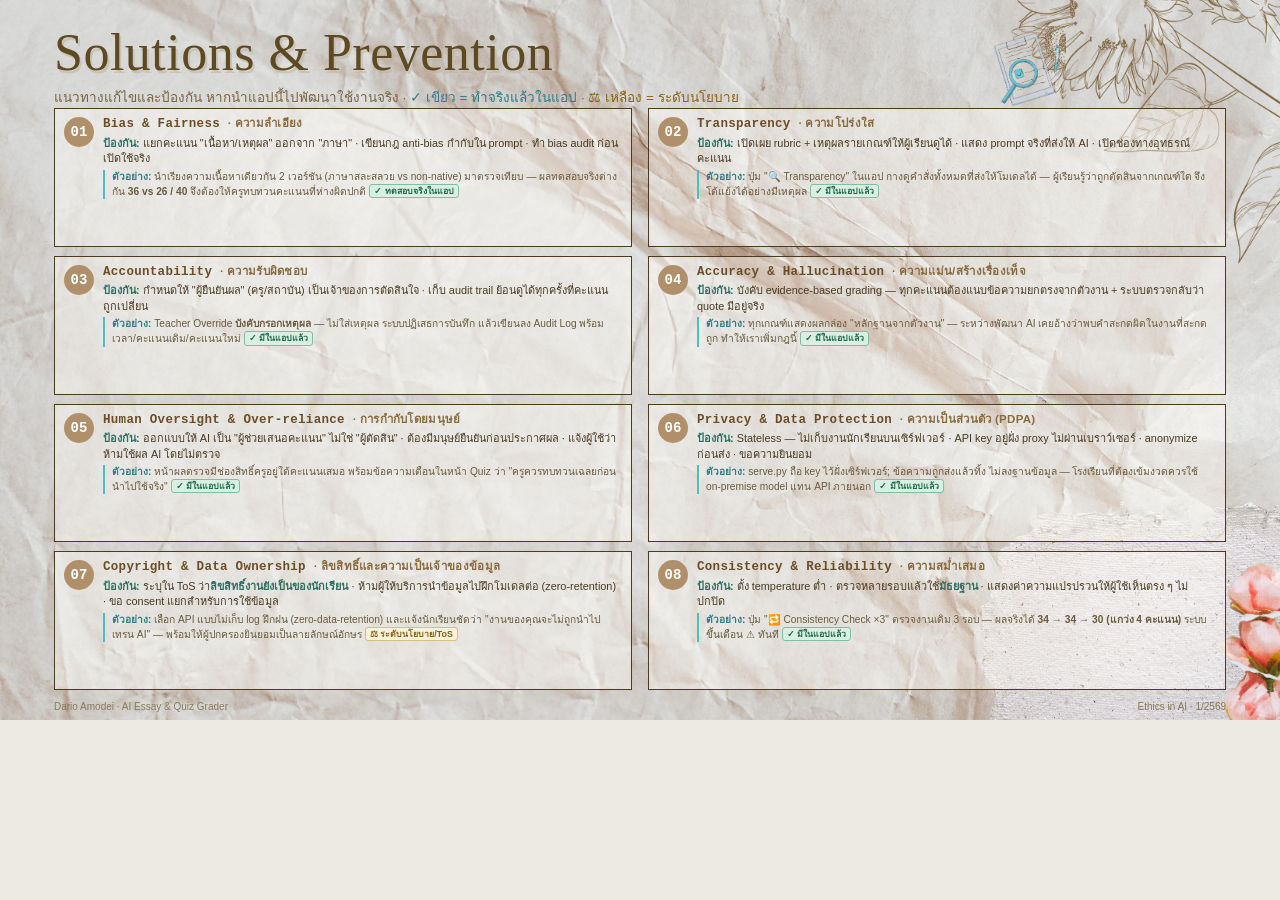
<file: slides/Solutions.html>
<!DOCTYPE html>
<html lang="th">
<head>
<meta charset="UTF-8">
<title>Solutions &amp; Prevention — AI Essay &amp; Quiz Grader</title>
<style>
@font-face { font-family: 'Kanit'; src: url('file:///Users/tonplamm/Library/Fonts/Kanit-Regular.ttf'); font-weight: 400; }
@font-face { font-family: 'Kanit'; src: url('file:///Users/tonplamm/Library/Fonts/Kanit-Medium.ttf'); font-weight: 500; }
@font-face { font-family: 'Kanit'; src: url('file:///Users/tonplamm/Library/Fonts/Kanit-SemiBold.ttf'); font-weight: 600; }
@font-face { font-family: 'Kanit'; src: url('file:///Users/tonplamm/Library/Fonts/Kanit-Bold.ttf'); font-weight: 700; }

* { margin: 0; padding: 0; box-sizing: border-box; }
html, body { background: #EDEAE3; }
@page { size: 1280px 720px; margin: 0; }
@media print { html, body { -webkit-print-color-adjust: exact; print-color-adjust: exact; } .slide { break-after: page; } }

.slide {
  width: 1280px; height: 720px; position: relative; overflow: hidden;
  background: #EDEAE3 url('assets/bg-paper.jpg') center/cover no-repeat;
  font-family: 'Kanit', 'Noto Sans Thai', sans-serif;
  color: #4F3B1C;
  page-break-after: always;
}
.slide:last-child { page-break-after: auto; }

/* ── decorations ── */
.deco-sunflower { position: absolute; top: -34px; right: -22px; width: 300px; opacity: .95; pointer-events: none; }
.deco-clipboard { position: absolute; top: 26px; right: 214px; width: 78px; pointer-events: none; }
.deco-torn { position: absolute; bottom: -74px; right: -100px; width: 400px; opacity: .85; pointer-events: none; z-index: 1; }
.deco-roses { position: absolute; bottom: -18px; right: -20px; height: 176px; pointer-events: none; z-index: 1; }

/* ── title ── */
.title-wrap { position: absolute; top: 26px; left: 54px; z-index: 3; }
h1 {
  font-family: Didot, 'Playfair Display', Georgia, serif;
  font-size: 52px; font-weight: 400; letter-spacing: .5px; color: #5E4A22;
  text-shadow: 2px 3px 0 rgba(190,178,158,.55);
  line-height: 1.05;
}
.subtitle { font-size: 13.5px; color: #7A6440; margin-top: 5px; font-weight: 500; }

/* ── grid of 8 solution cards ── */
.grid {
  position: absolute; top: 108px; left: 54px; right: 54px; bottom: 30px;
  display: grid; grid-template-columns: 1fr 1fr; grid-auto-rows: 1fr; gap: 9px 16px;
  z-index: 2;
}
.card {
  border: 1.6px solid #4F3B1C; background: rgba(255,253,248,.42);
  padding: 7px 11px 7px 9px; display: flex; gap: 9px; align-items: flex-start;
}
.num {
  flex: 0 0 30px; height: 30px; border-radius: 50%; background: #B0906A;
  color: #fff; font-family: 'Courier New', monospace; font-weight: 700; font-size: 14px;
  display: flex; align-items: center; justify-content: center; margin-top: 1px;
}
.body { min-width: 0; }
.head { font-family: 'Courier New', Courier, monospace; font-weight: 700; font-size: 12.5px; color: #6B4E28; letter-spacing: .3px; line-height: 1.25; }
.head .th { font-family: 'Kanit', sans-serif; font-weight: 600; color: #8A6B3F; font-size: 11.5px; }
.fix { font-size: 10.9px; line-height: 1.42; color: #4A3A20; margin-top: 3px; }
.fix b { color: #2F6E63; font-weight: 600; }
.eg {
  font-size: 10.2px; line-height: 1.38; color: #6B5A3C; margin-top: 3px;
  padding-left: 7px; border-left: 2px solid #4FBCC8;
}
.eg .lbl { color: #2E7D86; font-weight: 600; }
.done {
  display: inline-block; background: #D9EFE3; color: #1F6B4A; border: 1px solid #7FBF9F;
  font-size: 8.8px; font-weight: 600; border-radius: 3px; padding: 0 4px; margin-left: 3px;
  vertical-align: 1px; white-space: nowrap;
}
.todo {
  display: inline-block; background: #FBF0DA; color: #8A6212; border: 1px solid #D9BE7C;
  font-size: 8.8px; font-weight: 600; border-radius: 3px; padding: 0 4px; margin-left: 3px;
  vertical-align: 1px; white-space: nowrap;
}
.foot { position: absolute; bottom: 8px; left: 54px; font-size: 10px; color: #8A795A; z-index: 3; }
.footr { position: absolute; bottom: 8px; right: 54px; font-size: 10px; color: #8A795A; z-index: 3; }
</style>
</head>
<body>

<!-- ══════ SLIDE: SOLUTIONS & PREVENTION ══════ -->
<div class="slide">
  <img class="deco-sunflower" src="assets/sunflower.png" alt="">
  <img class="deco-clipboard" src="assets/clipboard.png" alt="">
  <img class="deco-torn" src="assets/tornpaper.png" alt="">
  <img class="deco-roses" src="assets/roses.png" alt="">

  <div class="title-wrap">
    <h1>Solutions &amp; Prevention</h1>
    <div class="subtitle">แนวทางแก้ไขและป้องกัน หากนำแอปนี้ไปพัฒนาใช้งานจริง · <span style="color:#2E7D86">✓ เขียว = ทำจริงแล้วในแอป</span> · <span style="color:#8A6212">⚖ เหลือง = ระดับนโยบาย</span></div>
  </div>

  <div class="grid">

    <div class="card"><div class="num">01</div><div class="body">
      <div class="head">Bias &amp; Fairness <span class="th">· ความลำเอียง</span></div>
      <div class="fix"><b>ป้องกัน:</b> แยกคะแนน "เนื้อหา/เหตุผล" ออกจาก "ภาษา" · เขียนกฎ anti-bias กำกับใน prompt · ทำ bias audit ก่อนเปิดใช้จริง</div>
      <div class="eg"><span class="lbl">ตัวอย่าง:</span> นำเรียงความเนื้อหาเดียวกัน 2 เวอร์ชัน (ภาษาสละสลวย vs non-native) มาตรวจเทียบ — ผลทดสอบจริงต่างกัน <b>36 vs 26 / 40</b> จึงต้องให้ครูทบทวนคะแนนที่ห่างผิดปกติ<span class="done">✓ ทดสอบจริงในแอป</span></div>
    </div></div>

    <div class="card"><div class="num">02</div><div class="body">
      <div class="head">Transparency <span class="th">· ความโปร่งใส</span></div>
      <div class="fix"><b>ป้องกัน:</b> เปิดเผย rubric + เหตุผลรายเกณฑ์ให้ผู้เรียนดูได้ · แสดง prompt จริงที่ส่งให้ AI · เปิดช่องทางอุทธรณ์คะแนน</div>
      <div class="eg"><span class="lbl">ตัวอย่าง:</span> ปุ่ม "🔍 Transparency" ในแอป กางดูคำสั่งทั้งหมดที่ส่งให้โมเดลได้ — ผู้เรียนรู้ว่าถูกตัดสินจากเกณฑ์ใด จึงโต้แย้งได้อย่างมีเหตุผล<span class="done">✓ มีในแอปแล้ว</span></div>
    </div></div>

    <div class="card"><div class="num">03</div><div class="body">
      <div class="head">Accountability <span class="th">· ความรับผิดชอบ</span></div>
      <div class="fix"><b>ป้องกัน:</b> กำหนดให้ "ผู้ยืนยันผล" (ครู/สถาบัน) เป็นเจ้าของการตัดสินใจ · เก็บ audit trail ย้อนดูได้ทุกครั้งที่คะแนนถูกเปลี่ยน</div>
      <div class="eg"><span class="lbl">ตัวอย่าง:</span> Teacher Override <b>บังคับกรอกเหตุผล</b> — ไม่ใส่เหตุผล ระบบปฏิเสธการบันทึก แล้วเขียนลง Audit Log พร้อมเวลา/คะแนนเดิม/คะแนนใหม่<span class="done">✓ มีในแอปแล้ว</span></div>
    </div></div>

    <div class="card"><div class="num">04</div><div class="body">
      <div class="head">Accuracy &amp; Hallucination <span class="th">· ความแม่น/สร้างเรื่องเท็จ</span></div>
      <div class="fix"><b>ป้องกัน:</b> บังคับ evidence-based grading — ทุกคะแนนต้องแนบข้อความยกตรงจากตัวงาน + ระบบตรวจกลับว่า quote มีอยู่จริง</div>
      <div class="eg"><span class="lbl">ตัวอย่าง:</span> ทุกเกณฑ์แสดงผลกล่อง "หลักฐานจากตัวงาน" — ระหว่างพัฒนา AI เคยอ้างว่าพบคำสะกดผิดในงานที่สะกดถูก ทำให้เราเพิ่มกฎนี้<span class="done">✓ มีในแอปแล้ว</span></div>
    </div></div>

    <div class="card"><div class="num">05</div><div class="body">
      <div class="head">Human Oversight &amp; Over-reliance <span class="th">· การกำกับโดยมนุษย์</span></div>
      <div class="fix"><b>ป้องกัน:</b> ออกแบบให้ AI เป็น "ผู้ช่วยเสนอคะแนน" ไม่ใช่ "ผู้ตัดสิน" · ต้องมีมนุษย์ยืนยันก่อนประกาศผล · แจ้งผู้ใช้ว่าห้ามใช้ผล AI โดยไม่ตรวจ</div>
      <div class="eg"><span class="lbl">ตัวอย่าง:</span> หน้าผลตรวจมีช่องสิทธิ์ครูอยู่ใต้คะแนนเสมอ พร้อมข้อความเตือนในหน้า Quiz ว่า "ครูควรทบทวนเฉลยก่อนนำไปใช้จริง"<span class="done">✓ มีในแอปแล้ว</span></div>
    </div></div>

    <div class="card"><div class="num">06</div><div class="body">
      <div class="head">Privacy &amp; Data Protection <span class="th">· ความเป็นส่วนตัว (PDPA)</span></div>
      <div class="fix"><b>ป้องกัน:</b> Stateless — ไม่เก็บงานนักเรียนบนเซิร์ฟเวอร์ · API key อยู่ฝั่ง proxy ไม่ผ่านเบราว์เซอร์ · anonymize ก่อนส่ง · ขอความยินยอม</div>
      <div class="eg"><span class="lbl">ตัวอย่าง:</span> serve.py ถือ key ไว้ฝั่งเซิร์ฟเวอร์; ข้อความถูกส่งแล้วทิ้ง ไม่ลงฐานข้อมูล — โรงเรียนที่ต้องเข้มงวดควรใช้ on-premise model แทน API ภายนอก<span class="done">✓ มีในแอปแล้ว</span></div>
    </div></div>

    <div class="card"><div class="num">07</div><div class="body">
      <div class="head">Copyright &amp; Data Ownership <span class="th">· ลิขสิทธิ์และความเป็นเจ้าของข้อมูล</span></div>
      <div class="fix"><b>ป้องกัน:</b> ระบุใน ToS ว่า<b>ลิขสิทธิ์งานยังเป็นของนักเรียน</b> · ห้ามผู้ให้บริการนำข้อมูลไปฝึกโมเดลต่อ (zero-retention) · ขอ consent แยกสำหรับการใช้ข้อมูล</div>
      <div class="eg"><span class="lbl">ตัวอย่าง:</span> เลือก API แบบไม่เก็บ log ฝึกฝน (zero-data-retention) และแจ้งนักเรียนชัดว่า "งานของคุณจะไม่ถูกนำไปเทรน AI" — พร้อมให้ผู้ปกครองยินยอมเป็นลายลักษณ์อักษร<span class="todo">⚖ ระดับนโยบาย/ToS</span></div>
    </div></div>

    <div class="card"><div class="num">08</div><div class="body">
      <div class="head">Consistency &amp; Reliability <span class="th">· ความสม่ำเสมอ</span></div>
      <div class="fix"><b>ป้องกัน:</b> ตั้ง temperature ต่ำ · ตรวจหลายรอบแล้วใช้<b>มัธยฐาน</b> · แสดงค่าความแปรปรวนให้ผู้ใช้เห็นตรง ๆ ไม่ปกปิด</div>
      <div class="eg"><span class="lbl">ตัวอย่าง:</span> ปุ่ม "🔁 Consistency Check ×3" ตรวจงานเดิม 3 รอบ — ผลจริงได้ <b>34 → 34 → 30 (แกว่ง 4 คะแนน)</b> ระบบขึ้นเตือน ⚠ ทันที<span class="done">✓ มีในแอปแล้ว</span></div>
    </div></div>

  </div>

  <div class="foot">Dario Amodei · AI Essay &amp; Quiz Grader</div>
  <div class="footr">Ethics in AI · 1/2569</div>
</div>

</body>
</html>
</file>
